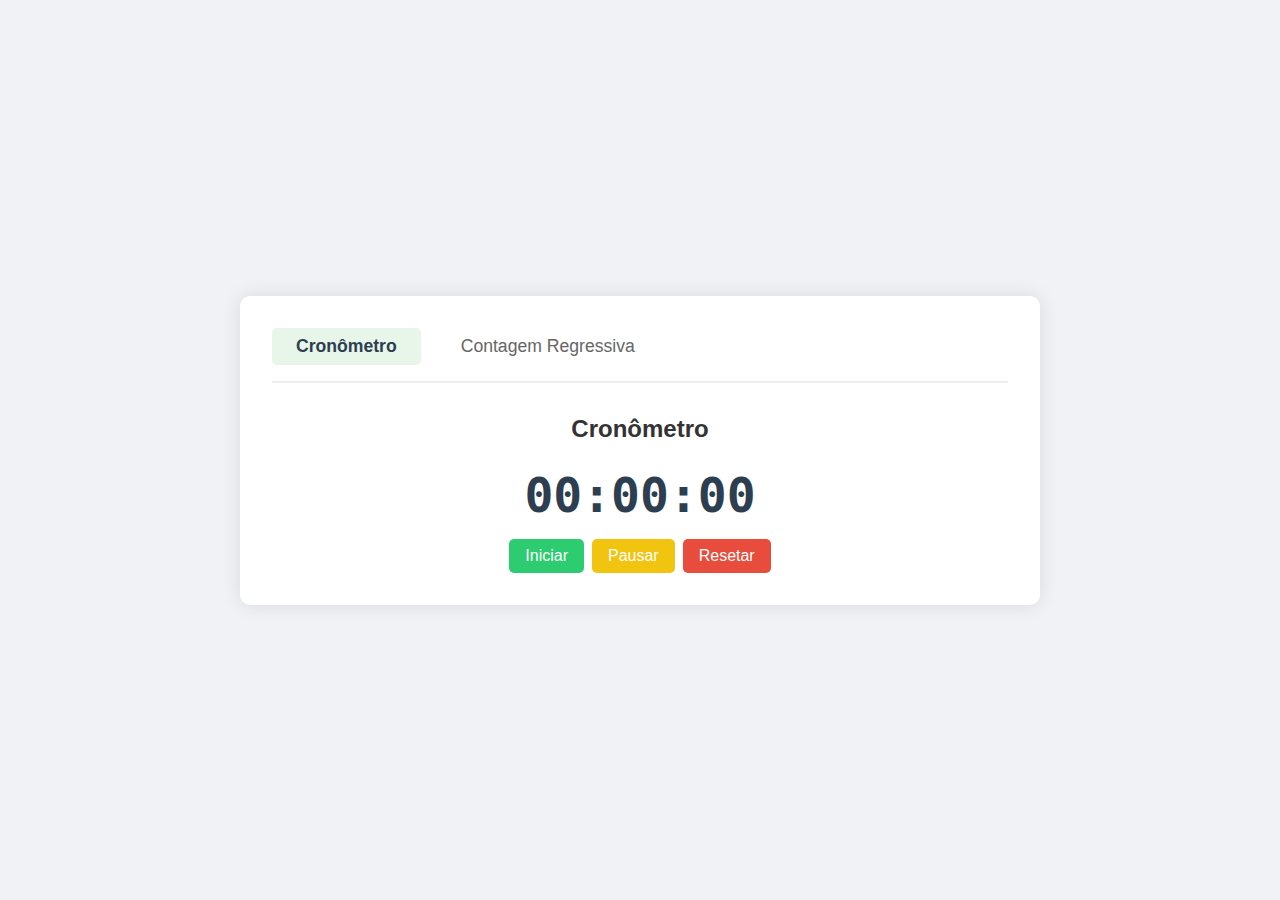
<file: contagem regressiva/index.html>
<!DOCTYPE html>
<html lang="pt-BR">
<head>
    <meta charset="UTF-8">
    <meta name="viewport" content="width=device-width, initial-scale=1.0">
    <title>Cronômetro e Contagem Regressiva</title>
    <link rel="stylesheet" href="style.css">
</head>
<body>
    <div class="container">
        <div class="guias">
            <button class="guia-btn ativo" data-guia="cronometro">Cronômetro</button>
            <button class="guia-btn" data-guia="contagem">Contagem Regressiva</button>
        </div>

        <div class="conteudo-guia" id="guia-cronometro">
            <div class="secao-cronometro">
                <h2>Cronômetro</h2>
                <div class="display" id="cronometro">00:00:00</div>
                <div class="controles">
                    <button id="iniciarCronometro">Iniciar</button>
                    <button id="pausarCronometro">Pausar</button>
                    <button id="resetarCronometro">Resetar</button>
                </div>
            </div>
        </div>

        <div class="conteudo-guia" id="guia-contagem" style="display: none;">
            <div class="secao-contagem">
                <h2>Contagem Regressiva</h2>
                <div class="grupo-entrada">
                    <input type="number" id="horas" placeholder="Horas" min="0">
                    <input type="number" id="minutos" placeholder="Minutos" min="0">
                    <input type="number" id="segundos" placeholder="Segundos" min="0" max="59">
                </div>
                <div class="display" id="contagem">00:00:00</div>
                <div class="controles">
                    <button id="iniciarContagem">Iniciar</button>
                    <button id="pausarContagem">Pausar</button>
                    <button id="resetarContagem">Resetar</button>
                </div>
            </div>
        </div>
    </div>
    <script src="script.js"></script>
</body>
</html>
</file>
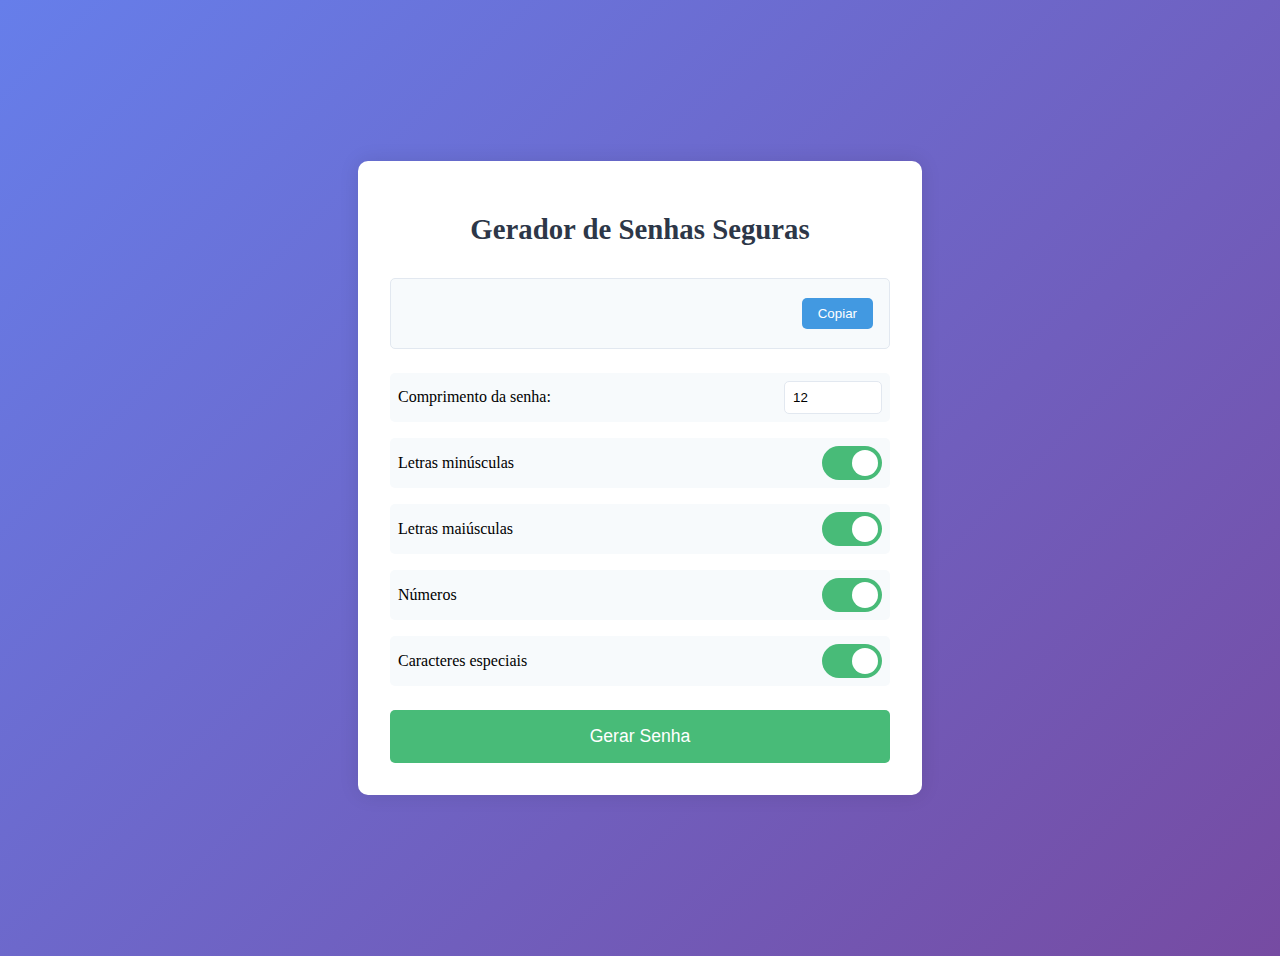
<file: node/gerador de senhas/index.html>
<!DOCTYPE html>
<html lang="pt-BR">
<head>
    <meta charset="UTF-8">
    <meta name="viewport" content="width=device-width, initial-scale=1.0">
    <title>Gerador de Senhas Seguras</title>
    <link rel="stylesheet" href="styles.css">
</head>
<body>
    <div class="conteiner">
        <h1>Gerador de Senhas Seguras</h1>
        <div class="exibicao-senha">
            <input type="text" id="senha" readonly>
            <button class="botao-copiar" onclick="copiarSenha()">Copiar</button>
        </div>
        <div class="opcoes">
            <div class="opcao">
                <span>Comprimento da senha:</span>
                <input type="number" id="comprimento" class="entrada-comprimento" value="12" min="4" max="50">
            </div>
            <div class="opcao">
                <span>Letras minúsculas</span>
                <label class="alternador">
                    <input type="checkbox" id="minusculas" checked>
                    <span class="deslizador"></span>
                </label>
            </div>
            <div class="opcao">
                <span>Letras maiúsculas</span>
                <label class="alternador">
                    <input type="checkbox" id="maiusculas" checked>
                    <span class="deslizador"></span>
                </label>
            </div>
            <div class="opcao">
                <span>Números</span>
                <label class="alternador">
                    <input type="checkbox" id="numeros" checked>
                    <span class="deslizador"></span>
                </label>
            </div>
            <div class="opcao">
                <span>Caracteres especiais</span>
                <label class="alternador">
                    <input type="checkbox" id="especiais" checked>
                    <span class="deslizador"></span>
                </label>
            </div>
        </div>
        <button class="botao-gerar" onclick="gerarSenha()">Gerar Senha</button>
    </div>

    <script src="script.js"></script>
</body>
</html>
</file>
<file: contagem regressiva/style.css>
* {
    margin: 0;
    padding: 0;
    box-sizing: border-box;
    font-family: Arial, sans-serif;
}

body {
    background-color: #f0f2f5;
    min-height: 100vh;
    display: flex;
    justify-content: center;
    align-items: center;
}

.container {
    background-color: white;
    padding: 2rem;
    border-radius: 10px;
    box-shadow: 0 0 20px rgba(0, 0, 0, 0.1);
    width: 100%;
    max-width: 800px;
}

.guias {
    display: flex;
    gap: 1rem;
    margin-bottom: 2rem;
    border-bottom: 2px solid #eee;
    padding-bottom: 1rem;
}

.guia-btn {
    padding: 0.5rem 1.5rem;
    border: none;
    background: none;
    cursor: pointer;
    font-size: 1.1rem;
    color: #666;
    transition: all 0.3s;
    border-radius: 5px;
}

.guia-btn:hover {
    background-color: #f0f2f5;
}

.guia-btn.ativo {
    color: #2c3e50;
    font-weight: bold;
    background-color: #e8f5e9;
}

.secao-cronometro, .secao-contagem {
    text-align: center;
    width: 100%;
}

h2 {
    color: #333;
    margin-bottom: 1.5rem;
}

.display {
    font-size: 3rem;
    font-weight: bold;
    color: #2c3e50;
    margin: 1rem 0;
    font-family: monospace;
}

.controles {
    display: flex;
    gap: 0.5rem;
    justify-content: center;
    margin-top: 1rem;
}

button {
    padding: 0.5rem 1rem;
    border: none;
    border-radius: 5px;
    cursor: pointer;
    font-size: 1rem;
    transition: background-color 0.3s;
}

#iniciarCronometro, #iniciarContagem {
    background-color: #2ecc71;
    color: white;
}

#pausarCronometro, #pausarContagem {
    background-color: #f1c40f;
    color: white;
}

#resetarCronometro, #resetarContagem {
    background-color: #e74c3c;
    color: white;
}

button:hover {
    opacity: 0.9;
}

.grupo-entrada {
    display: flex;
    gap: 0.5rem;
    justify-content: center;
    margin-bottom: 1rem;
}

input {
    width: 100px;
    padding: 0.5rem;
    border: 1px solid #ddd;
    border-radius: 5px;
    font-size: 1rem;
    text-align: center;
}

@media (max-width: 768px) {
    .container {
        padding: 1rem;
        margin: 1rem;
    }
    
    .grupo-entrada {
        flex-direction: column;
        align-items: center;
    }

    input {
        width: 200px;
    }

    .controles {
        flex-direction: column;
    }

    button {
        width: 100%;
    }
}
</file>
<file: node/gerador de senhas/styles.css>
style.css

* {
    margin: 0;
    padding: 0;
    box-sizing: border-box;
    font-family: 'Segoe UI', Tahoma, Geneva, Verdana, sans-serif;
}

body {
    min-height: 100vh;
    display: flex;
    justify-content: center;
    align-items: center;
    background: linear-gradient(135deg, #667eea 0%, #764ba2 100%);
    padding: 20px;
}

.conteiner {
    background: white;
    padding: 2rem;
    border-radius: 10px;
    box-shadow: 0 0 20px rgba(0, 0, 0, 0.1);
    width: 100%;
    max-width: 500px;
}

h1 {
    color: #2d3748;
    text-align: center;
    margin-bottom: 2rem;
    font-size: 1.8rem;
}

.exibicao-senha {
    background: #f7fafc;
    padding: 1rem;
    border-radius: 5px;
    margin-bottom: 1.5rem;
    display: flex;
    justify-content: space-between;
    align-items: center;
    border: 1px solid #e2e8f0;
}

.exibicao-senha input {
    border: none;
    background: none;
    font-size: 1.1rem;
    width: 100%;
    padding: 0.5rem;
    outline: none;
}

.botao-copiar {
    background: #4299e1;
    color: white;
    border: none;
    padding: 0.5rem 1rem;
    border-radius: 5px;
    cursor: pointer;
    transition: background 0.3s;
}

.botao-copiar:hover {
    background: #3182ce;
}

.opcoes {
    display: grid;
    gap: 1rem;
    margin-bottom: 1.5rem;
}

.opcao {
    display: flex;
    justify-content: space-between;
    align-items: center;
    padding: 0.5rem;
    background: #f7fafc;
    border-radius: 5px;
}

.entrada-comprimento {
    width: 80px;
    padding: 0.5rem;
    border: 1px solid #e2e8f0;
    border-radius: 5px;
}

.botao-gerar {
    width: 100%;
    padding: 1rem;
    background: #48bb78;
    color: white;
    border: none;
    border-radius: 5px;
    font-size: 1.1rem;
    cursor: pointer;
    transition: background 0.3s;
}

.botao-gerar:hover {
    background: #38a169;
}

.alternador {
    position: relative;
    display: inline-block;
    width: 60px;
    height: 34px;
}

.alternador input {
    opacity: 0;
    width: 0;
    height: 0;
}

.deslizador {
    position: absolute;
    cursor: pointer;
    top: 0;
    left: 0;
    right: 0;
    bottom: 0;
    background-color: #cbd5e0;
    transition: .4s;
    border-radius: 34px;
}

.deslizador:before {
    position: absolute;
    content: "";
    height: 26px;
    width: 26px;
    left: 4px;
    bottom: 4px;
    background-color: white;
    transition: .4s;
    border-radius: 50%;
}

input:checked + .deslizador {
    background-color: #48bb78;
}

input:checked + .deslizador:before {
    transform: translateX(26px);
}
</file>
